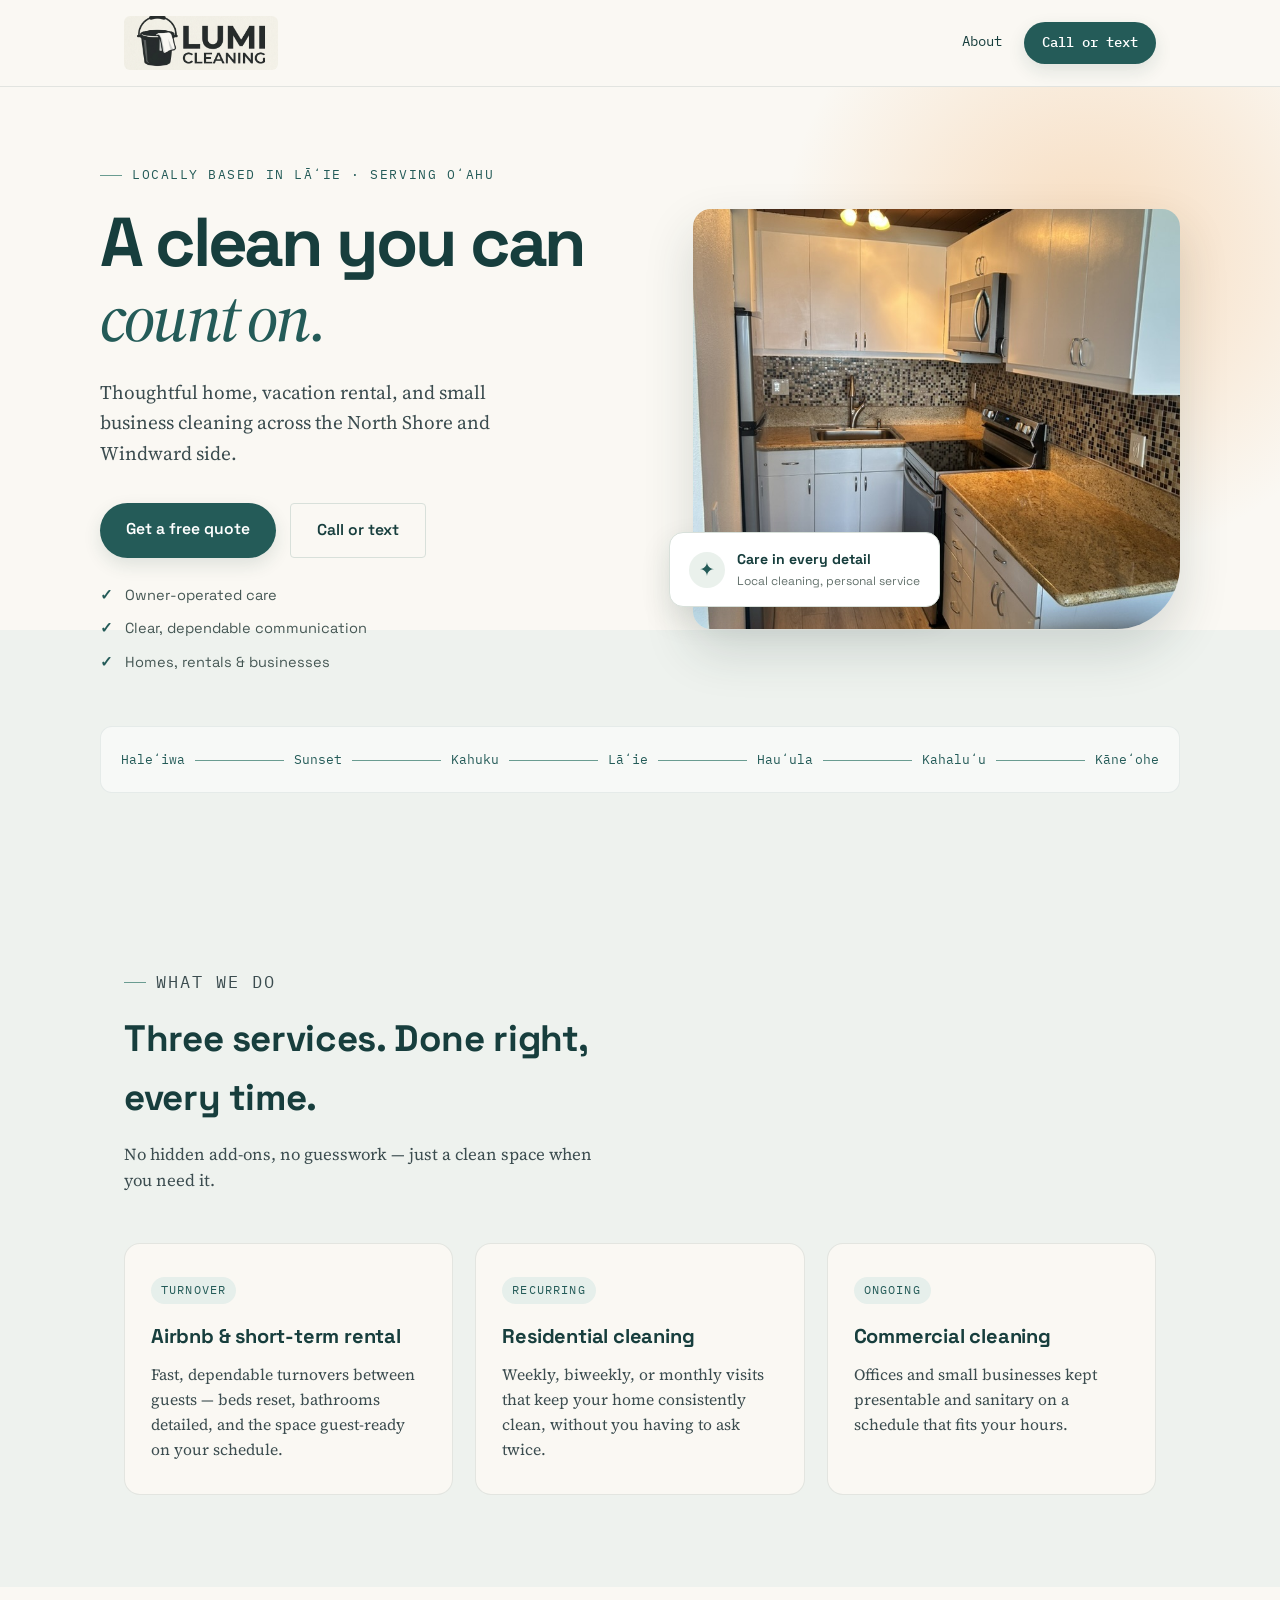
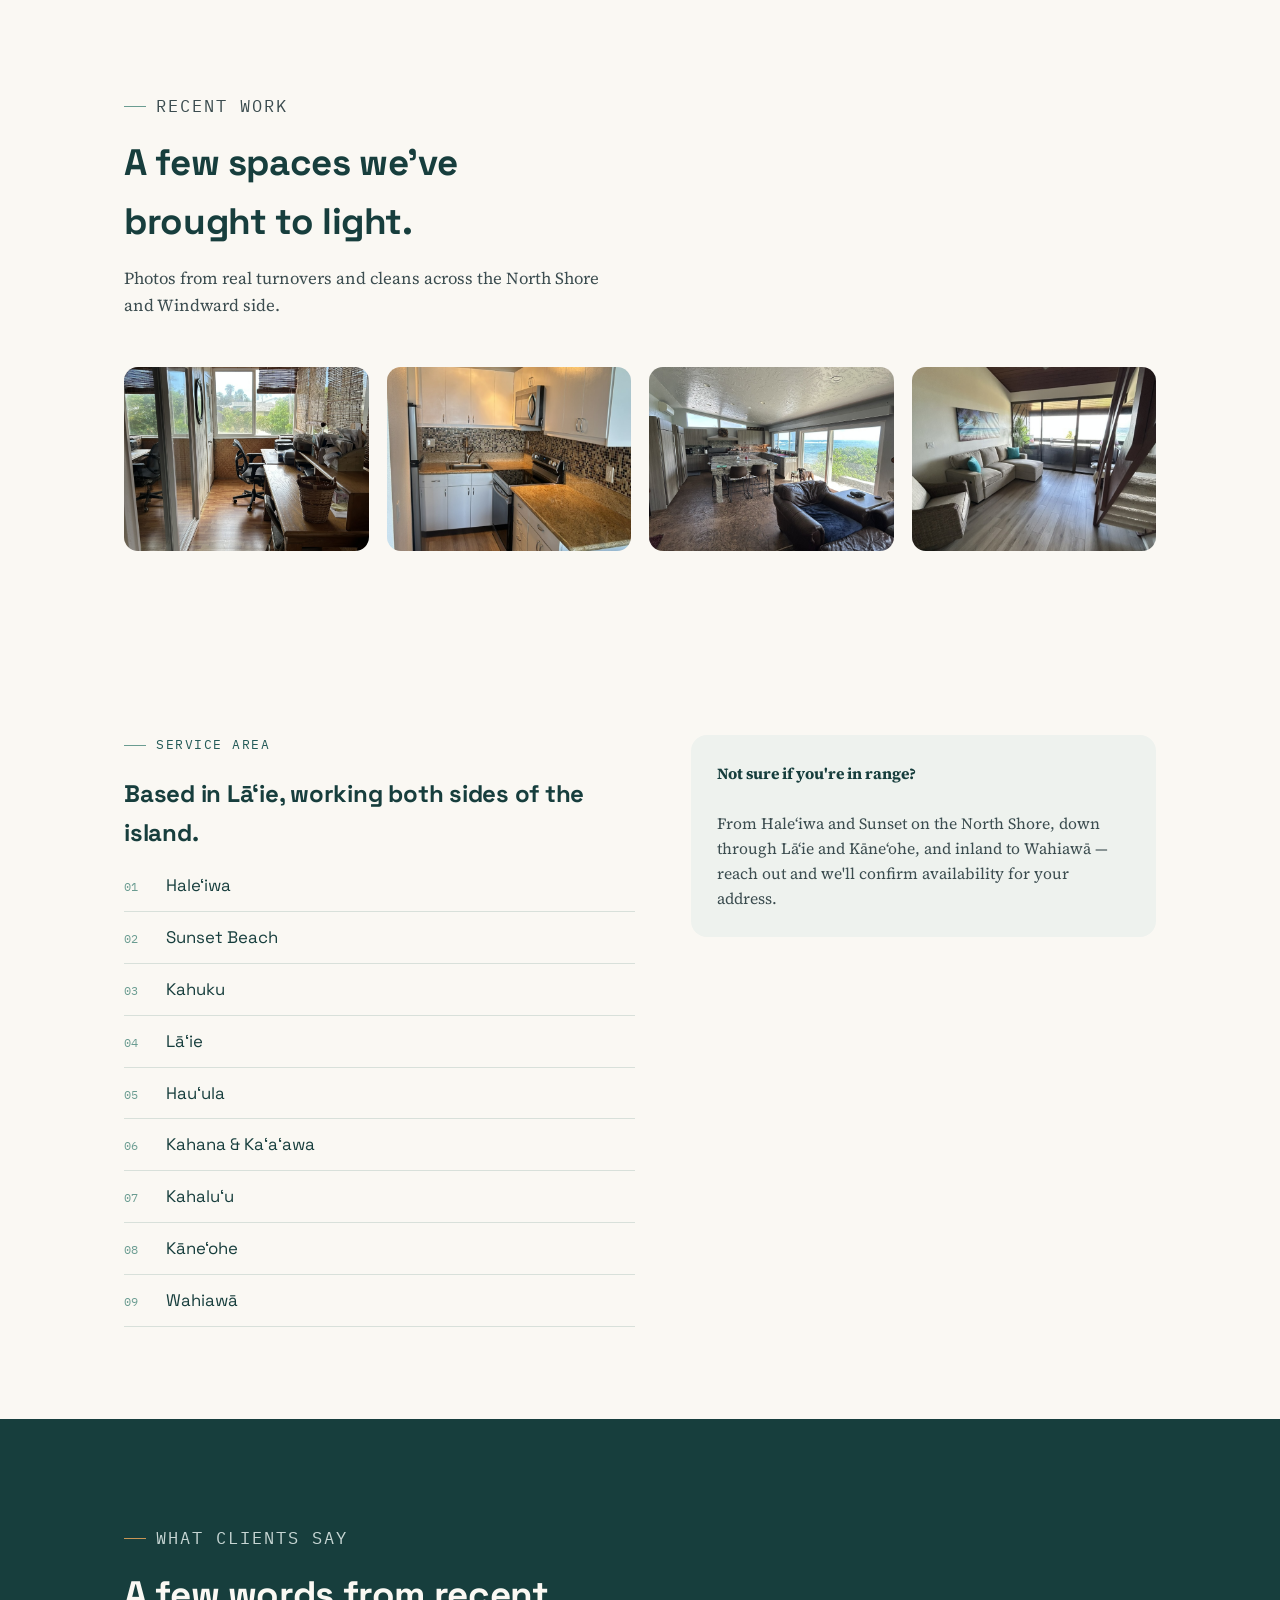
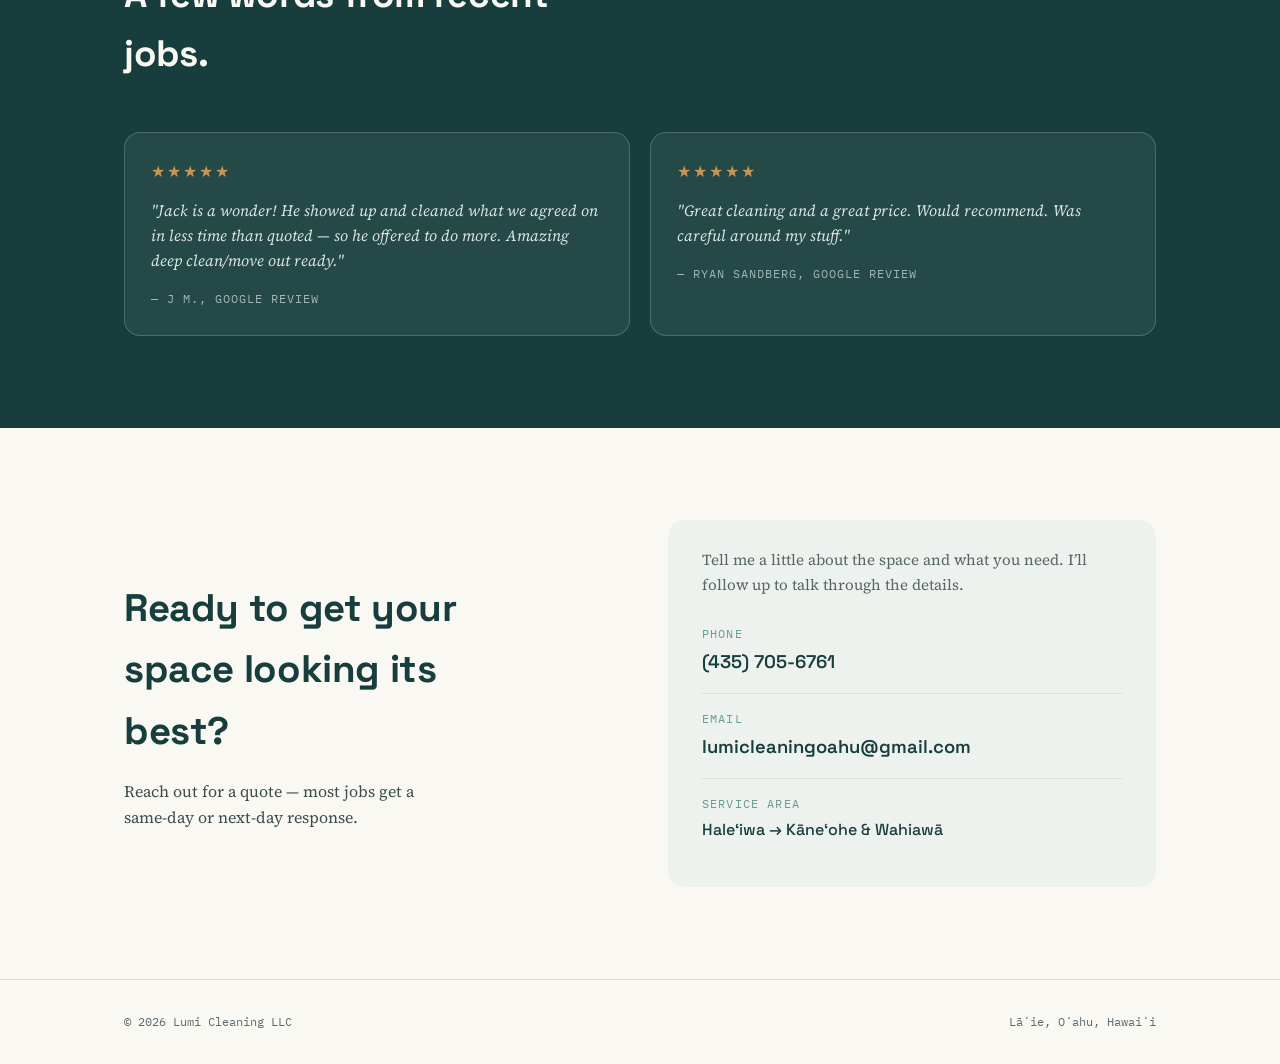
<file: index.html>
<!DOCTYPE html>
<html lang="en">
<head>
<meta charset="UTF-8">
<meta name="viewport" content="width=device-width, initial-scale=1.0">
<title>Lumi Cleaning LLC — Haleʻiwa to Kāneʻohe &amp; Wahiawā</title>
<meta name="description" content="Lumi Cleaning LLC provides Airbnb/short-term rental turnover, recurring residential cleaning, and commercial cleaning across Oʻahu's North Shore, Windward side, and Wahiawā.">
<link rel="preconnect" href="https://fonts.googleapis.com">
<link rel="preconnect" href="https://fonts.gstatic.com" crossorigin>
<link href="https://fonts.googleapis.com/css2?family=Space+Grotesk:wght@400;500;600;700&family=Source+Serif+4:opsz,wght@8..60,400;8..60,500;8..60,600&family=IBM+Plex+Mono:wght@400;500&display=swap" rel="stylesheet">
<link rel="stylesheet" href="style.css">
</head>
<body>

<a class="skip-link" href="#main">Skip to content</a>

<header class="site">
  <div class="topbar">
    <a class="brand" href="#top">
      <img class="brand-logo" src="assets/lumi-logo.jpeg" alt="Lumi Cleaning LLC">
    </a>
    <nav class="top-nav">
      <a href="about.html">About</a>
      <a class="call-btn" href="tel:+14357056761">Call or text</a>
    </nav>
  </div>
</header>

<main id="main">

  <section class="hero" id="top">
    <div class="hero-inner">
      <div class="hero-copy">
        <p class="eyebrow">Locally based in Lāʻie · Serving Oʻahu</p>
        <h1>A clean you can <em>count on.</em></h1>
        <p class="lead">Thoughtful home, vacation rental, and small business cleaning across the North Shore and Windward side.</p>
        <div class="hero-ctas">
          <a class="btn-primary" href="mailto:lumicleaningoahu@gmail.com?subject=Quote%20request%20-%20Lumi%20Cleaning">Get a free quote</a>
          <a class="btn-secondary" href="tel:+14357056761">Call or text</a>
        </div>
        <div class="trust-points" aria-label="Why choose Lumi Cleaning">
          <span><b aria-hidden="true">✓</b> Owner-operated care</span>
          <span><b aria-hidden="true">✓</b> Clear, dependable communication</span>
          <span><b aria-hidden="true">✓</b> Homes, rentals &amp; businesses</span>
        </div>
      </div>
      <div class="hero-photo-wrap">
        <img class="hero-photo" src="clean5.jpg" alt="A recent Lumi Cleaning project">
        <div class="photo-note"><span class="photo-note-mark">✦</span><span><strong>Care in every detail</strong><small>Local cleaning, personal service</small></span></div>
      </div>
      <div class="coastline" aria-hidden="true">
        <span class="stop">Haleʻiwa</span><span class="seg"></span>
        <span class="stop">Sunset</span><span class="seg"></span>
        <span class="stop">Kahuku</span><span class="seg"></span>
        <span class="stop">Lāʻie</span><span class="seg"></span>
        <span class="stop">Hauʻula</span><span class="seg"></span>
        <span class="stop">Kahaluʻu</span><span class="seg"></span>
        <span class="stop">Kāneʻohe</span>
      </div>
    </div>
  </section>

  <section class="services" id="services">
    <div class="wrap">
      <div class="section-head">
        <p class="eyebrow">What we do</p>
        <h2>Three services. Done right, every time.</h2>
        <p>No hidden add-ons, no guesswork — just a clean space when you need it.</p>
      </div>
      <div class="service-grid">
        <div class="service-card">
          <span class="tag">Turnover</span>
          <h3>Airbnb &amp; short-term rental</h3>
          <p>Fast, dependable turnovers between guests — beds reset, bathrooms detailed, and the space guest-ready on your schedule.</p>
        </div>
        <div class="service-card">
          <span class="tag">Recurring</span>
          <h3>Residential cleaning</h3>
          <p>Weekly, biweekly, or monthly visits that keep your home consistently clean, without you having to ask twice.</p>
        </div>
        <div class="service-card">
          <span class="tag">Ongoing</span>
          <h3>Commercial cleaning</h3>
          <p>Offices and small businesses kept presentable and sanitary on a schedule that fits your hours.</p>
        </div>
      </div>
    </div>
  </section>

  <!--
    RECENT WORK GALLERY
    These are placeholder slots — swap them for real photos of your cleans.
    To add a photo:
      1. Put your image file in an "images" folder next to this HTML file
         (e.g. images/clean-1.jpg)
      2. Replace a <div class="gallery-placeholder">...</div> block below with:
         <img class="gallery-photo" src="images/clean-1.jpg"> alt="Describe the space here">
    You can add or remove blocks freely — the grid adjusts automatically.
  -->
  <section class="gallery" id="work">
    <div class="wrap">
      <div class="section-head">
        <p class="eyebrow">Recent work</p>
        <h2>A few spaces we've brought to light.</h2>
        <p>Photos from real turnovers and cleans across the North Shore and Windward side.</p>
      </div>
      <div class="gallery-grid">
        <img class="gallery-photo" src="clean1.jpg" alt="A home interior before cleaning">
        <img class="gallery-photo" src="clean5.jpg" alt="A recently cleaned living space">
        <img class="gallery-photo" src="clean3.jpg" alt="A kitchen cleaned by Lumi Cleaning">
        <img class="gallery-photo" src="clean4.jpg" alt="A recent residential cleaning project">
      </div>
    </div>
  </section>

  <section class="area" id="area">
    <div class="wrap">
      <div>
        <p class="eyebrow">Service area</p>
        <h2>Based in Lāʻie, working both sides of the island.</h2>
        <ul class="area-list">
          <li><span class="mono">01</span> Haleʻiwa</li>
          <li><span class="mono">02</span> Sunset Beach</li>
          <li><span class="mono">03</span> Kahuku</li>
          <li><span class="mono">04</span> Lāʻie</li>
          <li><span class="mono">05</span> Hauʻula</li>
          <li><span class="mono">06</span> Kahana &amp; Kaʻaʻawa</li>
          <li><span class="mono">07</span> Kahaluʻu</li>
          <li><span class="mono">08</span> Kāneʻohe</li>
          <li><span class="mono">09</span> Wahiawā</li>
        </ul>
      </div>
      <div class="area-note">
        <strong>Not sure if you're in range?</strong><br><br>
        From Haleʻiwa and Sunset on the North Shore, down through Lāʻie and Kāneʻohe, and inland to Wahiawā — reach out and we'll confirm availability for your address.
      </div>
    </div>
  </section>

  <section class="reviews" id="reviews">
    <div class="wrap">
      <div class="section-head">
        <p class="eyebrow">What clients say</p>
        <h2>A few words from recent jobs.</h2>
      </div>
      <div class="review-grid">
        <div class="review-card">
          <div class="stars" aria-label="5 out of 5 stars">★★★★★</div>
          <p class="quote">"Jack is a wonder! He showed up and cleaned what we agreed on in less time than quoted — so he offered to do more. Amazing deep clean/move out ready."</p>
          <p class="who">— J M., Google review</p>
        </div>
        <div class="review-card">
          <div class="stars" aria-label="5 out of 5 stars">★★★★★</div>
          <p class="quote">"Great cleaning and a great price. Would recommend. Was careful around my stuff."</p>
          <p class="who">— Ryan Sandberg, Google review</p>
        </div>
      </div>
    </div>
  </section>

  <section class="contact" id="contact">
    <div class="wrap">
      <div>
        <h2>Ready to get your space looking its best?</h2>
        <p class="lead">Reach out for a quote — most jobs get a same-day or next-day response.</p>
      </div>
        <div class="contact-card">
        <p class="contact-prompt">Tell me a little about the space and what you need. I’ll follow up to talk through the details.</p>
        <div class="contact-row">
          <span class="label">Phone</span>
          <a href="tel:+14357056761">(435) 705-6761</a>
        </div>
        <div class="contact-row">
          <span class="label">Email</span>
          <a href="mailto:lumicleaningoahu@gmail.com">lumicleaningoahu@gmail.com</a>
        </div>
        <div class="contact-row">
          <span class="label">Service area</span>
          <a href="#area" style="font-weight:500;font-size:1rem;">Haleʻiwa → Kāneʻohe &amp; Wahiawā</a>
        </div>
      </div>
    </div>
  </section>

</main>

<footer>
  <div class="wrap">
    <p>© <span id="year"></span> Lumi Cleaning LLC</p>
    <p>Lāʻie, Oʻahu, Hawaiʻi</p>
  </div>
</footer>

<script src="script.js"></script>

</body>
</html>
</file>
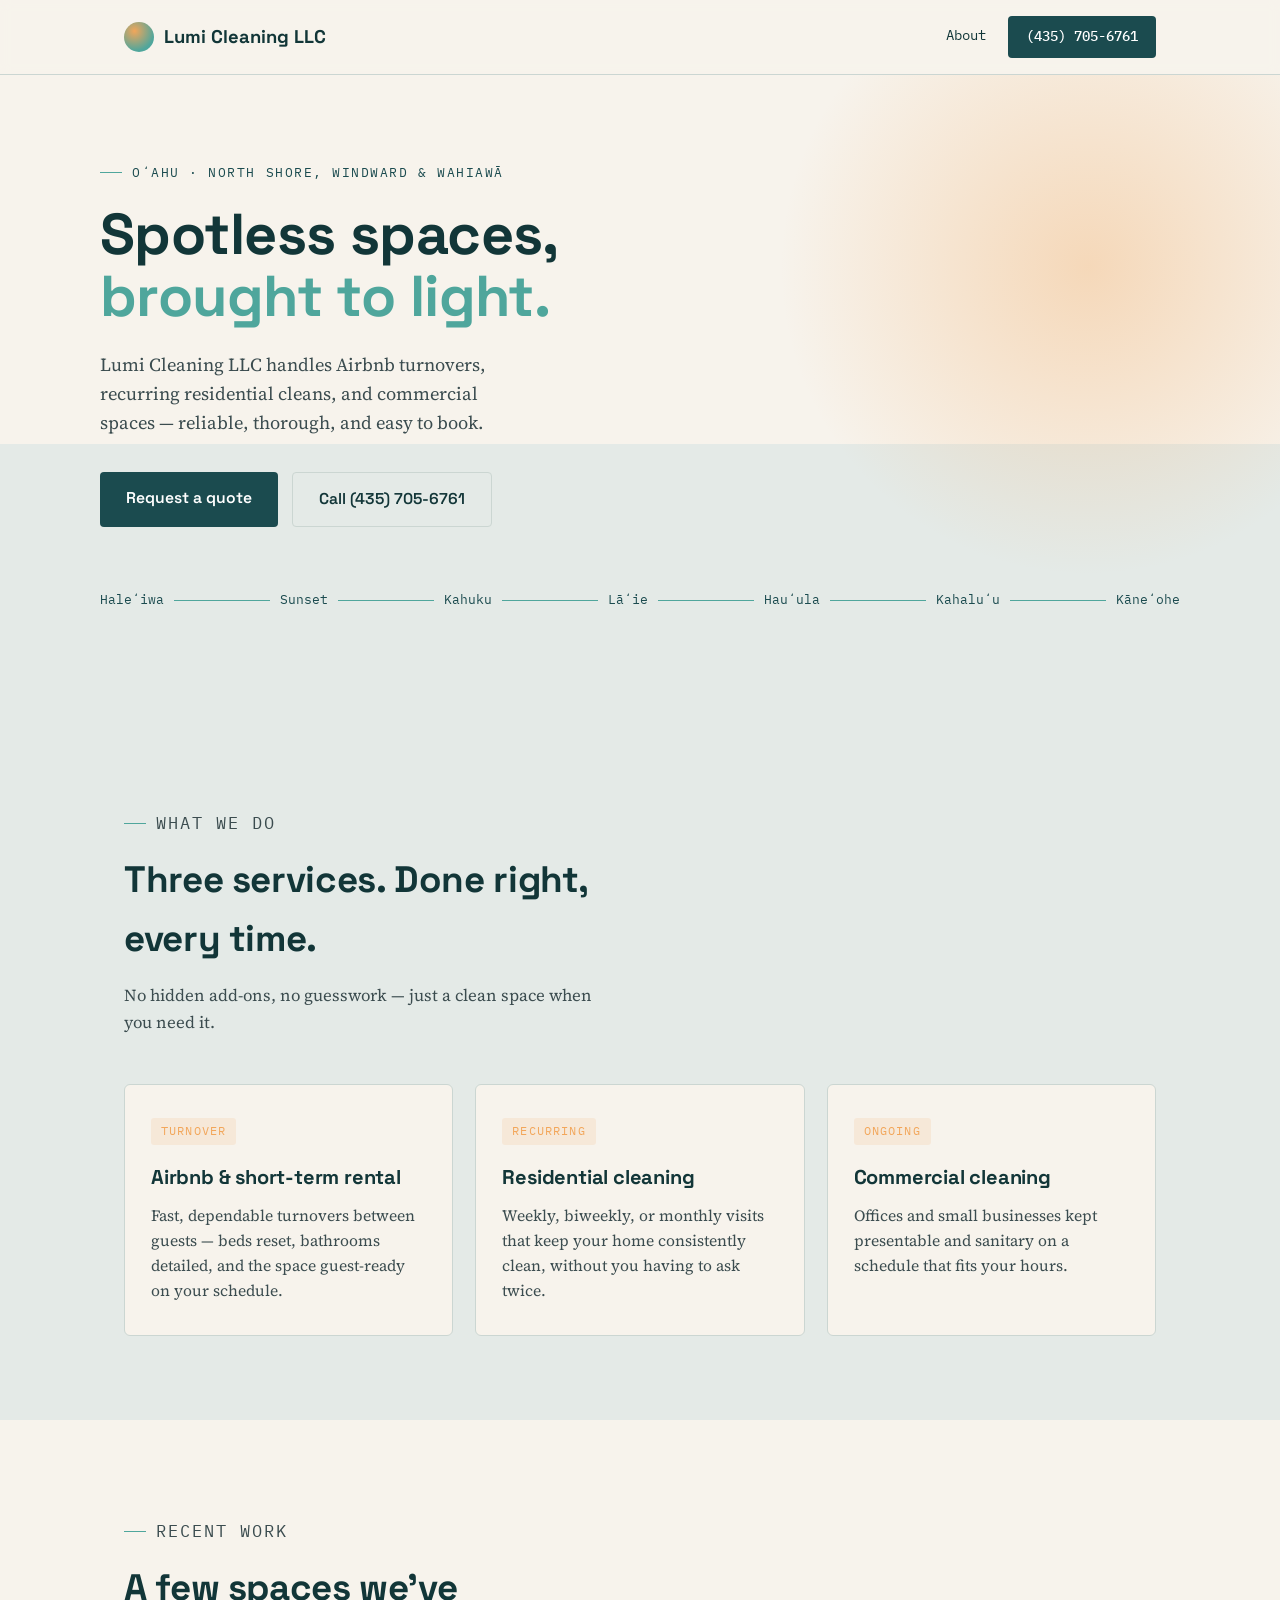
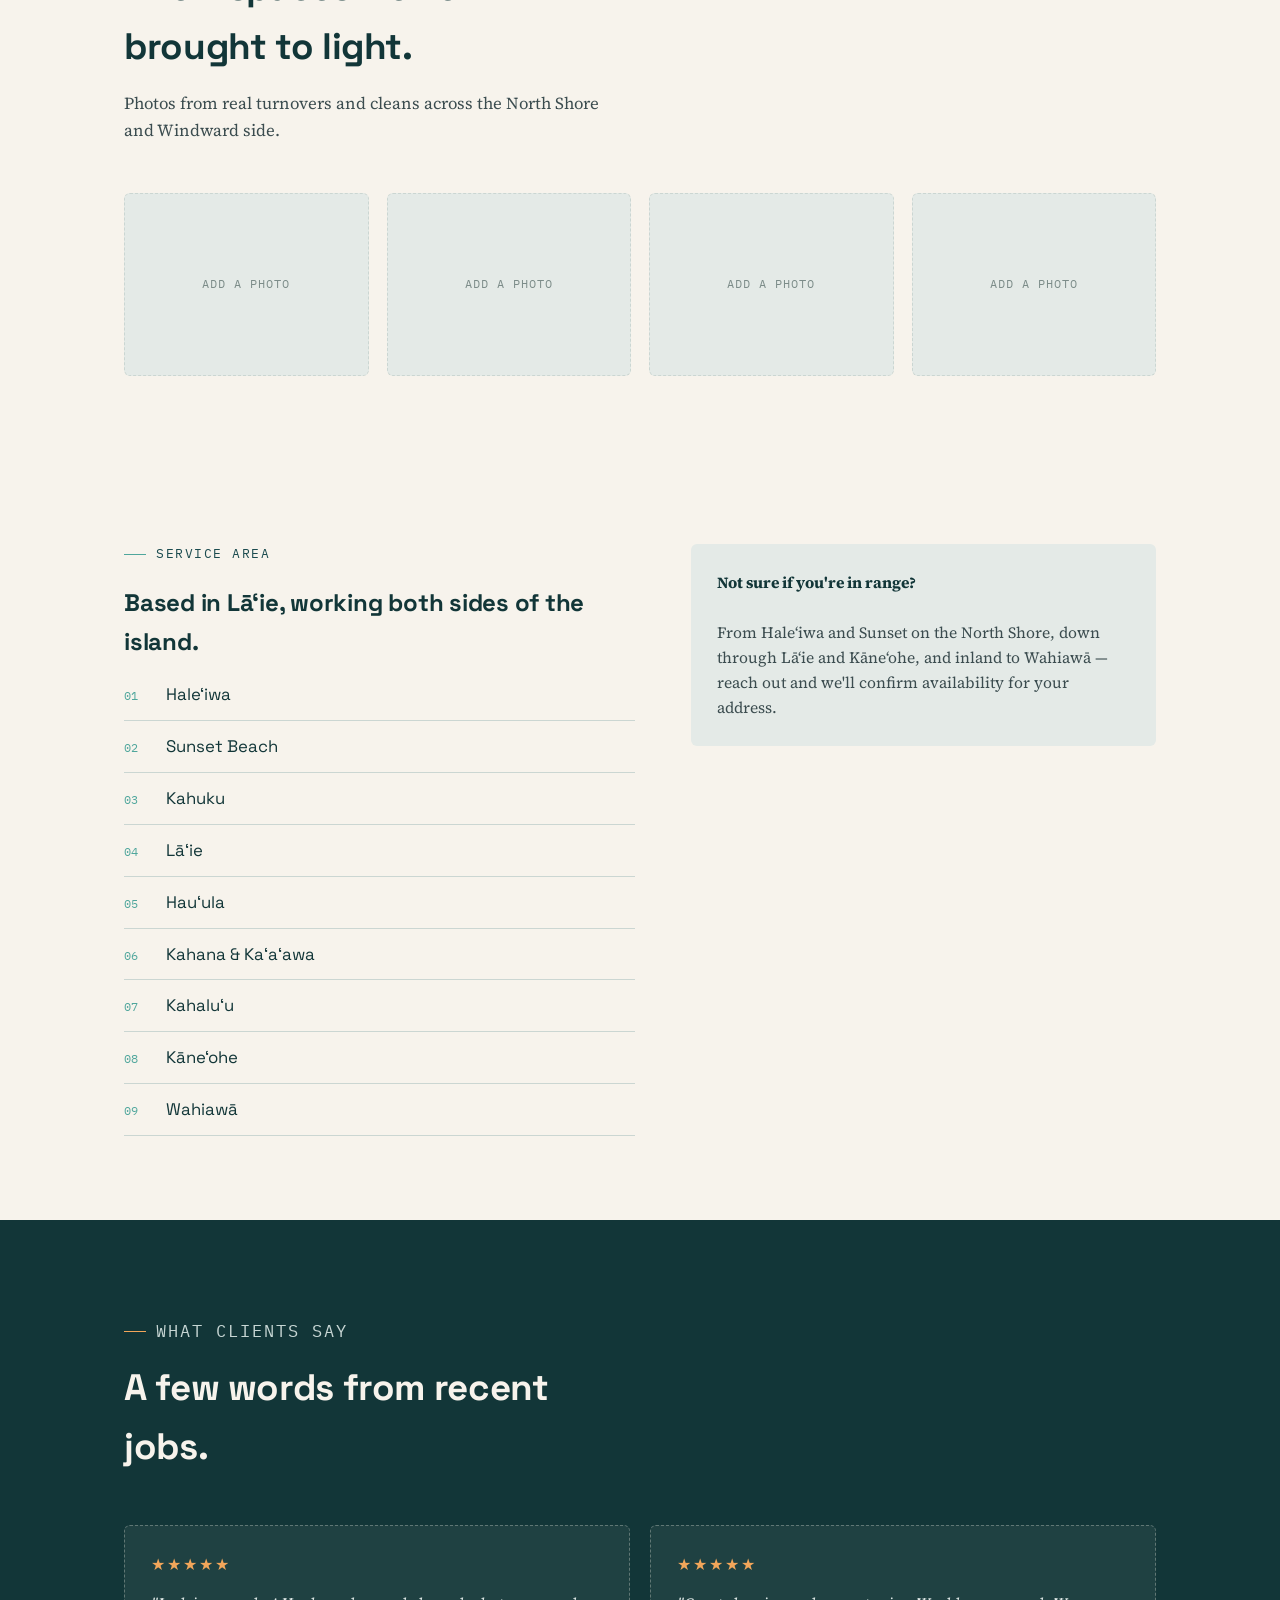
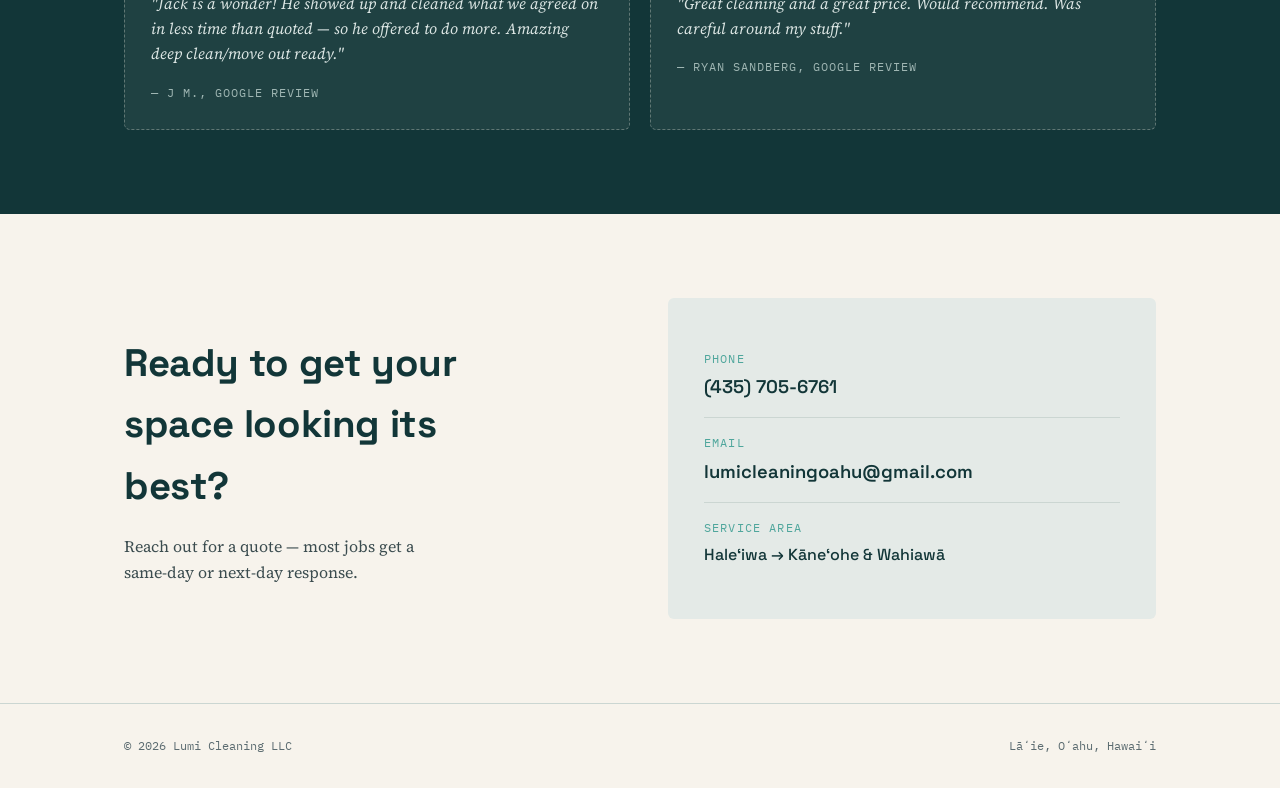
<file: LumiCleaning/index.html>
<!DOCTYPE html>
<html lang="en">
<head>
<meta charset="UTF-8">
<meta name="viewport" content="width=device-width, initial-scale=1.0">
<title>Lumi Cleaning LLC — Haleʻiwa to Kāneʻohe &amp; Wahiawā</title>
<meta name="description" content="Lumi Cleaning LLC provides Airbnb/short-term rental turnover, recurring residential cleaning, and commercial cleaning across Oʻahu's North Shore, Windward side, and Wahiawā.">
<link rel="preconnect" href="https://fonts.googleapis.com">
<link rel="preconnect" href="https://fonts.gstatic.com" crossorigin>
<link href="https://fonts.googleapis.com/css2?family=Space+Grotesk:wght@400;500;600;700&family=Source+Serif+4:opsz,wght@8..60,400;8..60,500;8..60,600&family=IBM+Plex+Mono:wght@400;500&display=swap" rel="stylesheet">
<link rel="stylesheet" href="style.css">
</head>
<body>

<a class="skip-link" href="#main">Skip to content</a>

<header class="site">
  <div class="topbar">
    <a class="brand" href="#top">
      <span class="brand-mark" aria-hidden="true"></span>
      Lumi Cleaning LLC
    </a>
    <nav class="top-nav">
      <a href="about.html">About</a>
      <a class="call-btn" href="tel:+14357056761">(435) 705-6761</a>
    </nav>
  </div>
</header>

<main id="main">

  <section class="hero" id="top">
    <div class="hero-inner">
      <p class="eyebrow">Oʻahu · North Shore, Windward &amp; Wahiawā</p>
      <h1>Spotless spaces, <em>brought to light.</em></h1>
      <p class="lead">Lumi Cleaning LLC handles Airbnb turnovers, recurring residential cleans, and commercial spaces — reliable, thorough, and easy to book.</p>
      <div class="hero-ctas">
        <a class="btn-primary" href="mailto:lumicleaningoahu@gmail.com?subject=Quote%20request%20-%20Lumi%20Cleaning">Request a quote</a>
        <a class="btn-secondary" href="tel:+14357056761">Call (435) 705-6761</a>
      </div>
      <div class="coastline" aria-hidden="true">
        <span class="stop">Haleʻiwa</span><span class="seg"></span>
        <span class="stop">Sunset</span><span class="seg"></span>
        <span class="stop">Kahuku</span><span class="seg"></span>
        <span class="stop">Lāʻie</span><span class="seg"></span>
        <span class="stop">Hauʻula</span><span class="seg"></span>
        <span class="stop">Kahaluʻu</span><span class="seg"></span>
        <span class="stop">Kāneʻohe</span>
      </div>
    </div>
  </section>

  <section class="services" id="services">
    <div class="wrap">
      <div class="section-head">
        <p class="eyebrow">What we do</p>
        <h2>Three services. Done right, every time.</h2>
        <p>No hidden add-ons, no guesswork — just a clean space when you need it.</p>
      </div>
      <div class="service-grid">
        <div class="service-card">
          <span class="tag">Turnover</span>
          <h3>Airbnb &amp; short-term rental</h3>
          <p>Fast, dependable turnovers between guests — beds reset, bathrooms detailed, and the space guest-ready on your schedule.</p>
        </div>
        <div class="service-card">
          <span class="tag">Recurring</span>
          <h3>Residential cleaning</h3>
          <p>Weekly, biweekly, or monthly visits that keep your home consistently clean, without you having to ask twice.</p>
        </div>
        <div class="service-card">
          <span class="tag">Ongoing</span>
          <h3>Commercial cleaning</h3>
          <p>Offices and small businesses kept presentable and sanitary on a schedule that fits your hours.</p>
        </div>
      </div>
    </div>
  </section>

  <!--
    RECENT WORK GALLERY
    These are placeholder slots — swap them for real photos of your cleans.
    To add a photo:
      1. Put your image file in an "images" folder next to this HTML file
         (e.g. images/clean-1.jpg)
      2. Replace a <div class="gallery-placeholder">...</div> block below with:
         <img class="gallery-photo" src="images/clean-1.jpg" alt="Describe the space here">
    You can add or remove blocks freely — the grid adjusts automatically.
  -->
  <section class="gallery" id="work">
    <div class="wrap">
      <div class="section-head">
        <p class="eyebrow">Recent work</p>
        <h2>A few spaces we've brought to light.</h2>
        <p>Photos from real turnovers and cleans across the North Shore and Windward side.</p>
      </div>
      <div class="gallery-grid">
        <div class="gallery-placeholder"><span>Add a photo</span></div>
        <div class="gallery-placeholder"><span>Add a photo</span></div>
        <div class="gallery-placeholder"><span>Add a photo</span></div>
        <div class="gallery-placeholder"><span>Add a photo</span></div>
      </div>
    </div>
  </section>

  <section class="area" id="area">
    <div class="wrap">
      <div>
        <p class="eyebrow">Service area</p>
        <h2>Based in Lāʻie, working both sides of the island.</h2>
        <ul class="area-list">
          <li><span class="mono">01</span> Haleʻiwa</li>
          <li><span class="mono">02</span> Sunset Beach</li>
          <li><span class="mono">03</span> Kahuku</li>
          <li><span class="mono">04</span> Lāʻie</li>
          <li><span class="mono">05</span> Hauʻula</li>
          <li><span class="mono">06</span> Kahana &amp; Kaʻaʻawa</li>
          <li><span class="mono">07</span> Kahaluʻu</li>
          <li><span class="mono">08</span> Kāneʻohe</li>
          <li><span class="mono">09</span> Wahiawā</li>
        </ul>
      </div>
      <div class="area-note">
        <strong>Not sure if you're in range?</strong><br><br>
        From Haleʻiwa and Sunset on the North Shore, down through Lāʻie and Kāneʻohe, and inland to Wahiawā — reach out and we'll confirm availability for your address.
      </div>
    </div>
  </section>

  <section class="reviews" id="reviews">
    <div class="wrap">
      <div class="section-head">
        <p class="eyebrow">What clients say</p>
        <h2>A few words from recent jobs.</h2>
      </div>
      <div class="review-grid">
        <div class="review-card">
          <div class="stars" aria-label="5 out of 5 stars">★★★★★</div>
          <p class="quote">"Jack is a wonder! He showed up and cleaned what we agreed on in less time than quoted — so he offered to do more. Amazing deep clean/move out ready."</p>
          <p class="who">— J M., Google review</p>
        </div>
        <div class="review-card">
          <div class="stars" aria-label="5 out of 5 stars">★★★★★</div>
          <p class="quote">"Great cleaning and a great price. Would recommend. Was careful around my stuff."</p>
          <p class="who">— Ryan Sandberg, Google review</p>
        </div>
      </div>
    </div>
  </section>

  <section class="contact" id="contact">
    <div class="wrap">
      <div>
        <h2>Ready to get your space looking its best?</h2>
        <p class="lead">Reach out for a quote — most jobs get a same-day or next-day response.</p>
      </div>
      <div class="contact-card">
        <div class="contact-row">
          <span class="label">Phone</span>
          <a href="tel:+14357056761">(435) 705-6761</a>
        </div>
        <div class="contact-row">
          <span class="label">Email</span>
          <a href="mailto:lumicleaningoahu@gmail.com">lumicleaningoahu@gmail.com</a>
        </div>
        <div class="contact-row">
          <span class="label">Service area</span>
          <a href="#area" style="font-weight:500;font-size:1rem;">Haleʻiwa → Kāneʻohe &amp; Wahiawā</a>
        </div>
      </div>
    </div>
  </section>

</main>

<footer>
  <div class="wrap">
    <p>© <span id="year"></span> Lumi Cleaning LLC</p>
    <p>Lāʻie, Oʻahu, Hawaiʻi</p>
  </div>
</footer>

<script src="script.js"></script>

</body>
</html>
</file>
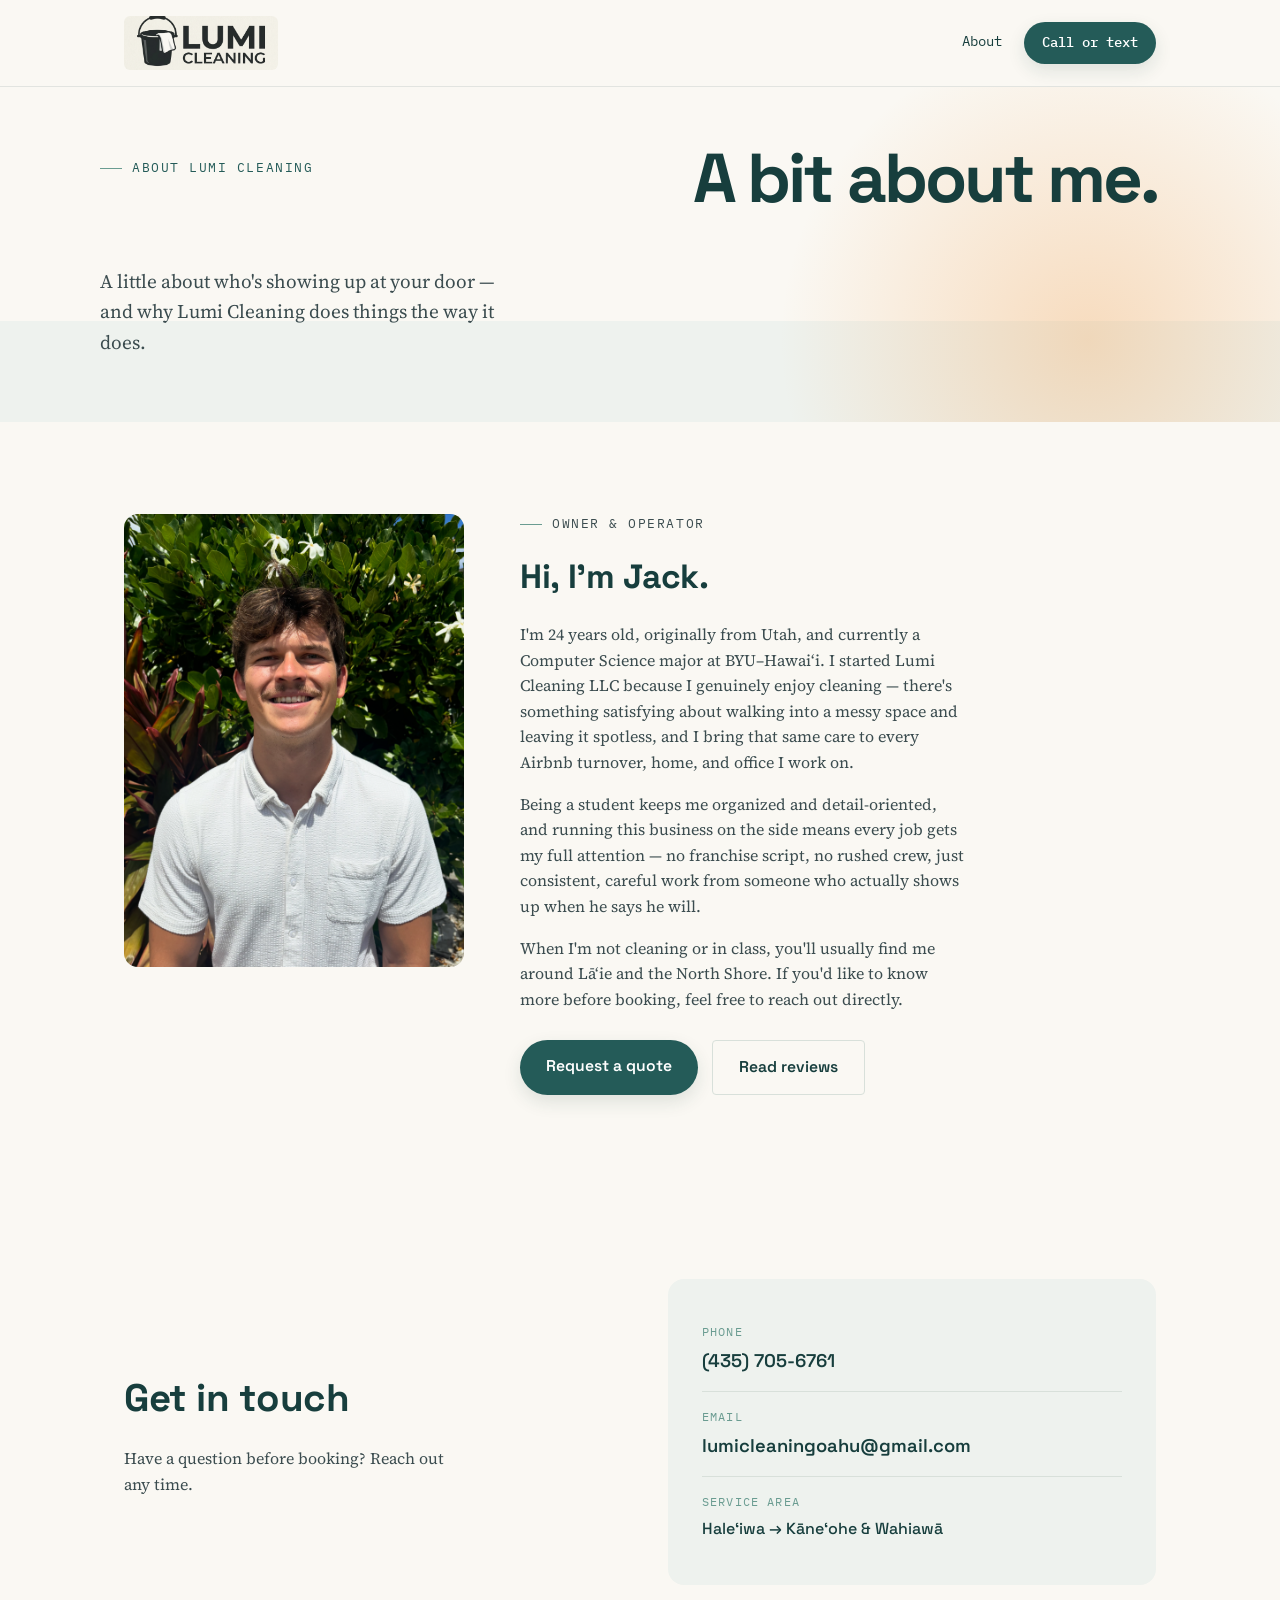
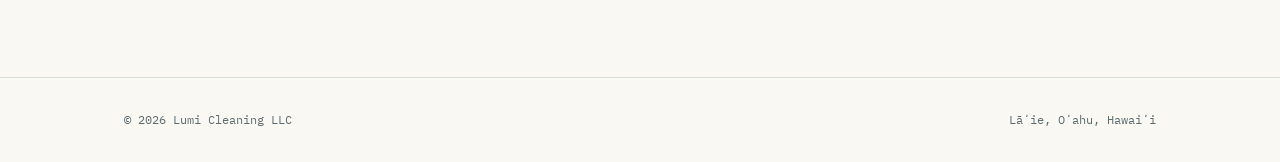
<file: about.html>
<!DOCTYPE html>
<html lang="en">
<head>
<meta charset="UTF-8">
<meta name="viewport" content="width=device-width, initial-scale=1.0">
<title>About — Lumi Cleaning LLC</title>
<meta name="description" content="Meet the owner of Lumi Cleaning LLC, serving Oʻahu's North Shore, Windward side, and Wahiawā.">
<link rel="preconnect" href="https://fonts.googleapis.com">
<link rel="preconnect" href="https://fonts.gstatic.com" crossorigin>
<link href="https://fonts.googleapis.com/css2?family=Space+Grotesk:wght@400;500;600;700&family=Source+Serif+4:opsz,wght@8..60,400;8..60,500;8..60,600&family=IBM+Plex+Mono:wght@400;500&display=swap" rel="stylesheet">
<link rel="stylesheet" href="style.css">
</head>
<body>

<a class="skip-link" href="#main">Skip to content</a>

<header class="site">
  <div class="topbar">
    <a class="brand" href="index.html">
      <img class="brand-logo" src="assets/lumi-logo.jpeg" alt="Lumi Cleaning LLC">
    </a>
    <nav class="top-nav">
      <a href="about.html">About</a>
      <a class="call-btn" href="tel:+14357056761">Call or text</a>
    </nav>
  </div>
</header>

<main id="main">

  <section class="hero" id="top" style="padding-bottom:64px;">
    <div class="hero-inner">
      <p class="eyebrow">About Lumi Cleaning</p>
      <h1 style="max-width:18ch;">A bit about me.</h1>
      <p class="lead">A little about who's showing up at your door — and why Lumi Cleaning does things the way it does.</p>
    </div>
  </section>

  <section class="about-body" id="story">
    <div class="wrap about-grid">
      <img class="gallery-photo profile-photo" src="lumiowner.jpg" alt="Photo of Jack, owner of Lumi Cleaning LLC">
      <div class="about-copy">
        <p class="eyebrow">Owner &amp; operator</p>
        <h2>Hi, I'm Jack.</h2>
        <p>
          I'm 24 years old, originally from Utah, and currently a Computer
          Science major at BYU–Hawaiʻi. I started Lumi Cleaning LLC because
          I genuinely enjoy cleaning — there's something satisfying about
          walking into a messy space and leaving it spotless, and I bring
          that same care to every Airbnb turnover, home, and office I work on.
        </p>
        <p>
          Being a student keeps me organized and detail-oriented, and running
          this business on the side means every job gets my full attention —
          no franchise script, no rushed crew, just consistent, careful work
          from someone who actually shows up when he says he will.
        </p>
        <p>
          When I'm not cleaning or in class, you'll usually find me around
          Lāʻie and the North Shore. If you'd like to know more before booking,
          feel free to reach out directly.
        </p>
        <div class="hero-ctas" style="margin-top:28px;">
          <a class="btn-primary" href="mailto:lumicleaningoahu@gmail.com?subject=Quote%20request%20-%20Lumi%20Cleaning">Request a quote</a>
          <a class="btn-secondary" href="index.html#reviews">Read reviews</a>
        </div>
      </div>
    </div>
  </section>

  <section class="contact" id="contact">
    <div class="wrap">
      <div>
        <h2>Get in touch</h2>
        <p class="lead">Have a question before booking? Reach out any time.</p>
      </div>
      <div class="contact-card">
        <div class="contact-row">
          <span class="label">Phone</span>
          <a href="tel:+14357056761">(435) 705-6761</a>
        </div>
        <div class="contact-row">
          <span class="label">Email</span>
          <a href="mailto:lumicleaningoahu@gmail.com">lumicleaningoahu@gmail.com</a>
        </div>
        <div class="contact-row">
          <span class="label">Service area</span>
          <a href="index.html#area" style="font-weight:500;font-size:1rem;">Haleʻiwa → Kāneʻohe &amp; Wahiawā</a>
        </div>
      </div>
    </div>
  </section>

</main>

<footer>
  <div class="wrap">
    <p>© <span id="year"></span> Lumi Cleaning LLC</p>
    <p>Lāʻie, Oʻahu, Hawaiʻi</p>
  </div>
</footer>

<script src="script.js"></script>

</body>
</html>
</file>
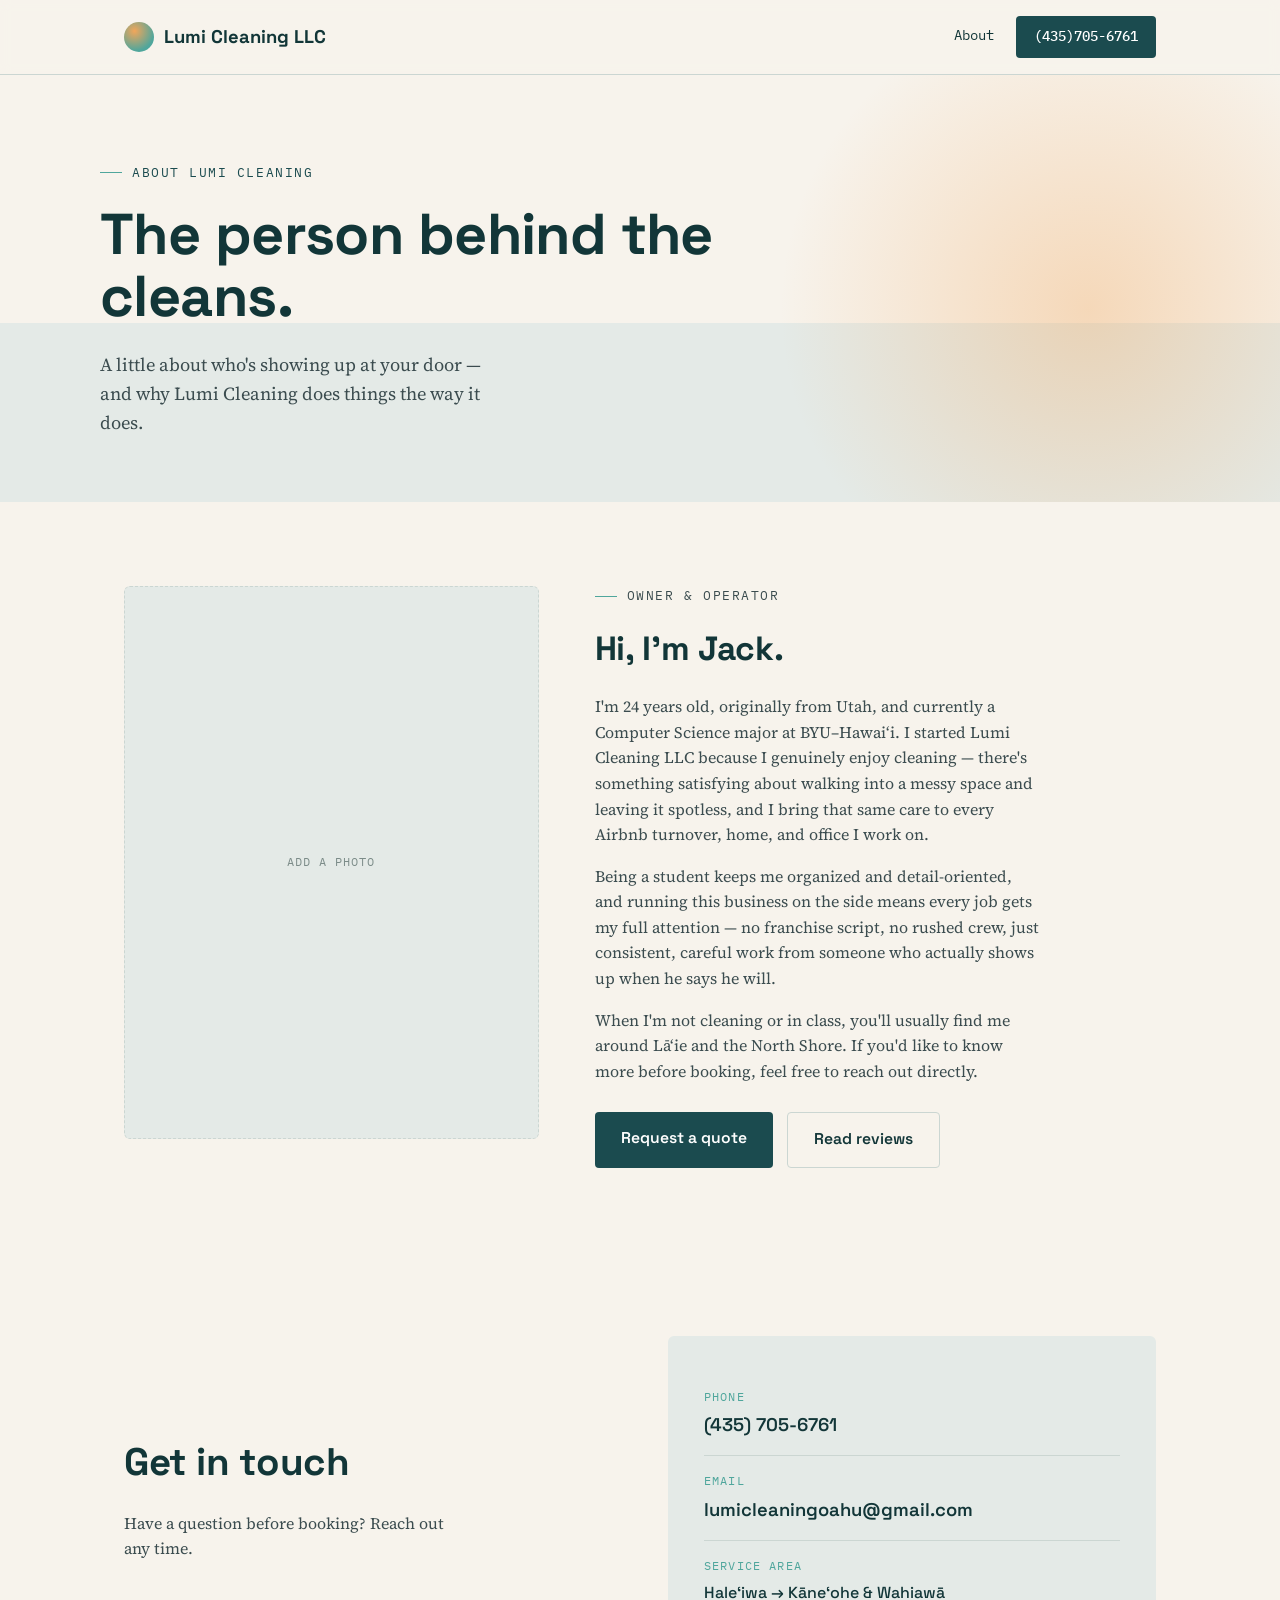
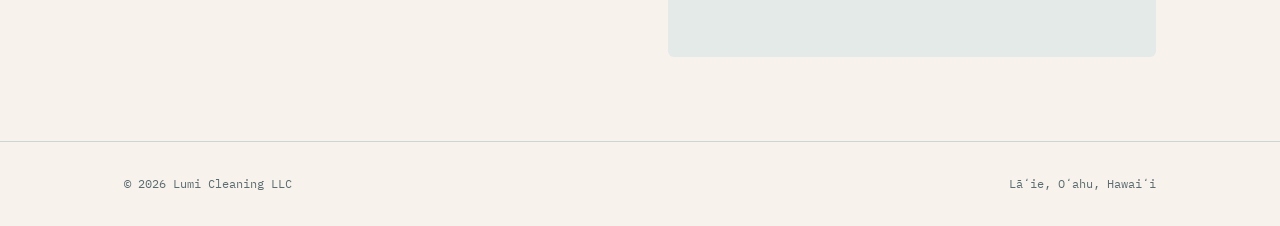
<file: LumiCleaning/about.html>
<!DOCTYPE html>
<html lang="en">
<head>
<meta charset="UTF-8">
<meta name="viewport" content="width=device-width, initial-scale=1.0">
<title>About — Lumi Cleaning LLC</title>
<meta name="description" content="Meet the owner of Lumi Cleaning LLC, serving Oʻahu's North Shore, Windward side, and Wahiawā.">
<link rel="preconnect" href="https://fonts.googleapis.com">
<link rel="preconnect" href="https://fonts.gstatic.com" crossorigin>
<link href="https://fonts.googleapis.com/css2?family=Space+Grotesk:wght@400;500;600;700&family=Source+Serif+4:opsz,wght@8..60,400;8..60,500;8..60,600&family=IBM+Plex+Mono:wght@400;500&display=swap" rel="stylesheet">
<link rel="stylesheet" href="style.css">
</head>
<body>

<a class="skip-link" href="#main">Skip to content</a>

<header class="site">
  <div class="topbar">
    <a class="brand" href="index.html">
      <span class="brand-mark" aria-hidden="true"></span>
      Lumi Cleaning LLC
    </a>
    <nav class="top-nav">
      <a href="about.html">About</a>
      <a class="call-btn" href="tel:+14357056761">(435)705-6761</a>
    </nav>
  </div>
</header>

<main id="main">

  <section class="hero" id="top" style="padding-bottom:64px;">
    <div class="hero-inner">
      <p class="eyebrow">About Lumi Cleaning</p>
      <h1 style="max-width:18ch;">The person behind the cleans.</h1>
      <p class="lead">A little about who's showing up at your door — and why Lumi Cleaning does things the way it does.</p>
    </div>
  </section>

  <!--
    PROFILE PHOTO
    Replace the placeholder below with a real photo of yourself once you have one:
      1. Add your photo to an "images" folder next to this file (e.g. images/jack.jpg)
      2. Replace <div class="gallery-placeholder profile-photo">...</div> with:
         <img class="gallery-photo profile-photo" src="images/jack.jpg" alt="Photo of Jack, owner of Lumi Cleaning LLC">
  -->
  <section class="about-body" id="story">
    <div class="wrap about-grid">
      <div class="gallery-placeholder profile-photo"><span>Add a photo</span></div>
      <div class="about-copy">
        <p class="eyebrow">Owner &amp; operator</p>
        <h2>Hi, I'm Jack.</h2>
        <p>
          I'm 24 years old, originally from Utah, and currently a Computer
          Science major at BYU–Hawaiʻi. I started Lumi Cleaning LLC because
          I genuinely enjoy cleaning — there's something satisfying about
          walking into a messy space and leaving it spotless, and I bring
          that same care to every Airbnb turnover, home, and office I work on.
        </p>
        <p>
          Being a student keeps me organized and detail-oriented, and running
          this business on the side means every job gets my full attention —
          no franchise script, no rushed crew, just consistent, careful work
          from someone who actually shows up when he says he will.
        </p>
        <p>
          When I'm not cleaning or in class, you'll usually find me around
          Lāʻie and the North Shore. If you'd like to know more before booking,
          feel free to reach out directly.
        </p>
        <div class="hero-ctas" style="margin-top:28px;">
          <a class="btn-primary" href="mailto:lumicleaningoahu@gmail.com?subject=Quote%20request%20-%20Lumi%20Cleaning">Request a quote</a>
          <a class="btn-secondary" href="index.html#reviews">Read reviews</a>
        </div>
      </div>
    </div>
  </section>

  <section class="contact" id="contact">
    <div class="wrap">
      <div>
        <h2>Get in touch</h2>
        <p class="lead">Have a question before booking? Reach out any time.</p>
      </div>
      <div class="contact-card">
        <div class="contact-row">
          <span class="label">Phone</span>
          <a href="tel:+14357056761">(435) 705-6761</a>
        </div>
        <div class="contact-row">
          <span class="label">Email</span>
          <a href="mailto:lumicleaningoahu@gmail.com">lumicleaningoahu@gmail.com</a>
        </div>
        <div class="contact-row">
          <span class="label">Service area</span>
          <a href="index.html#area" style="font-weight:500;font-size:1rem;">Haleʻiwa → Kāneʻohe &amp; Wahiawā</a>
        </div>
      </div>
    </div>
  </section>

</main>

<footer>
  <div class="wrap">
    <p>© <span id="year"></span> Lumi Cleaning LLC</p>
    <p>Lāʻie, Oʻahu, Hawaiʻi</p>
  </div>
</footer>

<script src="script.js"></script>

</body>
</html>
</file>
<file: style.css>
:root{
  --sand:#F7F3EC;
  --ink:#1C2B2E;
  --ocean:#1B4B4F;
  --ocean-deep:#123638;
  --tide:#4FA69C;
  --dawn:#F2A65A;
  --mist:#E4EAE7;
  --mist-line:#CBD6D2;
  --max:1080px;
}
*{box-sizing:border-box;margin:0;padding:0;}
html{scroll-behavior:smooth;}
body{
  background:var(--sand);
  color:var(--ink);
  font-family:'Source Serif 4', Georgia, serif;
  line-height:1.6;
  -webkit-font-smoothing:antialiased;
}
h1,h2,h3,.display{
  font-family:'Space Grotesk', sans-serif;
  letter-spacing:-0.01em;
  color:var(--ocean-deep);
}
.mono{
  font-family:'IBM Plex Mono', monospace;
  letter-spacing:0.02em;
}
a{color:inherit;}
img{max-width:100%;display:block;}
.wrap{max-width:var(--max);margin:0 auto;padding:0 24px;}

/* Skip link for keyboard users */
.skip-link{
  position:absolute;left:-9999px;top:0;background:var(--ocean);color:#fff;
  padding:10px 16px;z-index:100;border-radius:0 0 6px 0;
}
.skip-link:focus{left:0;}

/* Top bar */
header.site{
  position:sticky;top:0;z-index:20;
  background:rgba(247,243,236,0.92);
  backdrop-filter:blur(6px);
  border-bottom:1px solid var(--mist-line);
}
.topbar{
  display:flex;align-items:center;justify-content:space-between;
  padding:16px 24px;max-width:var(--max);margin:0 auto;
}
.brand{
  display:flex;align-items:center;gap:10px;
  font-family:'Space Grotesk',sans-serif;font-weight:700;font-size:1.15rem;
  color:var(--ocean-deep);text-decoration:none;
}
.brand-mark{
  width:30px;height:30px;border-radius:50%;
  background:radial-gradient(circle at 35% 30%, var(--dawn), var(--tide) 70%);
  flex:none;
}
.top-nav{display:flex;align-items:center;gap:22px;}
.top-nav > a:not(.call-btn){
  font-family:'IBM Plex Mono',monospace;font-size:0.85rem;
  text-decoration:none;color:var(--ocean-deep);
  padding-bottom:2px;border-bottom:1px solid transparent;
  transition:border-color .15s ease;
}
.top-nav > a:not(.call-btn):hover,.top-nav > a:not(.call-btn):focus-visible{border-color:var(--tide);}
.call-btn{
  font-family:'IBM Plex Mono',monospace;font-size:0.85rem;font-weight:500;
  background:var(--ocean);color:#fff;text-decoration:none;
  padding:10px 18px;border-radius:4px;white-space:nowrap;
  transition:background .15s ease;
}
.call-btn:hover,.call-btn:focus-visible{background:var(--ocean-deep);}

/* Hero */
.hero{
  position:relative;overflow:hidden;
  padding:88px 24px 96px;
  background:
    linear-gradient(180deg, var(--sand) 0%, var(--sand) 58%, var(--mist) 58%, var(--mist) 100%);
}
.hero::before{
  /* dawn light sweep — the signature element */
  content:"";
  position:absolute;top:-20%;right:-10%;
  width:60vw;height:60vw;max-width:640px;max-height:640px;
  background:radial-gradient(circle, rgba(242,166,90,0.35) 0%, rgba(242,166,90,0) 68%);
  pointer-events:none;
}
.hero-inner{max-width:var(--max);margin:0 auto;position:relative;}
.eyebrow{
  font-family:'IBM Plex Mono',monospace;font-size:0.8rem;
  color:var(--ocean);text-transform:uppercase;letter-spacing:0.12em;
  display:flex;align-items:center;gap:10px;margin-bottom:20px;
}
.eyebrow::before{content:"";width:22px;height:1px;background:var(--tide);}
.hero h1{
  font-size:clamp(2.3rem, 5.4vw, 3.6rem);
  font-weight:700;line-height:1.08;max-width:15ch;
}
.hero h1 em{
  font-style:normal;color:var(--tide);
}
.hero p.lead{
  margin-top:22px;max-width:46ch;font-size:1.15rem;color:#3B4C4F;
}
.hero-ctas{margin-top:34px;display:flex;gap:14px;flex-wrap:wrap;}
.btn-primary{
  font-family:'Space Grotesk',sans-serif;font-weight:600;
  background:var(--ocean);color:#fff;text-decoration:none;
  padding:14px 26px;border-radius:4px;font-size:0.98rem;
  transition:background .15s ease, transform .15s ease;
}
.btn-primary:hover,.btn-primary:focus-visible{background:var(--ocean-deep);transform:translateY(-1px);}
.btn-secondary{
  font-family:'Space Grotesk',sans-serif;font-weight:600;
  background:transparent;color:var(--ocean-deep);text-decoration:none;
  padding:14px 26px;border-radius:4px;font-size:0.98rem;
  border:1px solid var(--mist-line);
  transition:border-color .15s ease, background .15s ease;
}
.btn-secondary:hover,.btn-secondary:focus-visible{border-color:var(--tide);background:#fff;}

.coastline{
  margin-top:56px;display:flex;align-items:center;gap:0;
  font-family:'IBM Plex Mono',monospace;font-size:0.82rem;color:var(--ocean);
  flex-wrap:wrap;
}
.coastline .stop{padding:6px 0;white-space:nowrap;}
.coastline .seg{flex:1;min-width:24px;height:1px;background:var(--tide);margin:0 10px;position:relative;top:1px;}

/* Section shared */
section{padding:84px 24px;}
.section-head{max-width:60ch;margin-bottom:48px;}
.section-head .eyebrow{margin-bottom:14px;}
.section-head h2{font-size:clamp(1.7rem, 3.4vw, 2.3rem);}
.section-head p{margin-top:14px;color:#3B4C4F;font-size:1.05rem;}

/* Services */
.services{background:var(--mist);}
.service-grid{
  display:grid;grid-template-columns:repeat(3,1fr);gap:22px;
}
.service-card{
  background:var(--sand);border:1px solid var(--mist-line);
  border-radius:6px;padding:32px 26px;
}
.service-card .tag{
  font-family:'IBM Plex Mono',monospace;font-size:0.72rem;
  text-transform:uppercase;letter-spacing:0.1em;color:var(--dawn);
  background:rgba(242,166,90,0.14);display:inline-block;
  padding:4px 10px;border-radius:3px;margin-bottom:16px;
}
.service-card h3{font-size:1.25rem;margin-bottom:10px;}
.service-card p{color:#3B4C4F;font-size:0.98rem;}

/* Gallery */
.gallery-grid{
  display:grid;grid-template-columns:repeat(4,1fr);gap:18px;
}
.gallery-placeholder{
  aspect-ratio:4/3;border-radius:6px;
  background:var(--mist);
  border:1px dashed var(--mist-line);
  display:flex;align-items:center;justify-content:center;
}
.gallery-placeholder span{
  font-family:'IBM Plex Mono',monospace;font-size:0.78rem;
  color:#7C8C89;text-transform:uppercase;letter-spacing:0.08em;
}
.gallery-photo{
  width:100%;aspect-ratio:4/3;object-fit:cover;border-radius:6px;
}

/* Service area */
.area .wrap{
  display:grid;grid-template-columns:1.1fr 1fr;gap:56px;align-items:start;
}
.area-list{list-style:none;margin-top:8px;}
.area-list li{
  display:flex;align-items:baseline;gap:12px;
  padding:12px 0;border-bottom:1px solid var(--mist-line);
  font-family:'Space Grotesk',sans-serif;font-size:1.05rem;color:var(--ocean-deep);
}
.area-list li .mono{font-size:0.78rem;color:var(--tide);min-width:2.4em;}
.area-note{
  background:var(--mist);border-radius:6px;padding:26px;
  font-size:0.98rem;color:#3B4C4F;
}
.area-note strong{color:var(--ocean-deep);}

/* Reviews */
.reviews{background:var(--ocean-deep);color:var(--sand);}
.reviews .section-head h2,.reviews .eyebrow{color:var(--sand);}
.reviews .eyebrow::before{background:var(--dawn);}
.reviews .section-head p{color:#C7D6D4;}
.review-grid{
  display:grid;grid-template-columns:repeat(2,1fr);gap:20px;
}
.review-card{
  background:rgba(247,243,236,0.06);
  border:1px dashed rgba(247,243,236,0.3);
  border-radius:6px;padding:26px;
}
.stars{color:var(--dawn);font-size:1rem;letter-spacing:2px;margin-bottom:14px;}
.review-card p.quote{font-style:italic;color:#DCE6E4;font-size:0.98rem;}
.review-card p.who{
  margin-top:16px;font-family:'IBM Plex Mono',monospace;font-size:0.78rem;
  color:#9FB6B3;text-transform:uppercase;letter-spacing:0.08em;
}
.placeholder-note{
  margin-top:28px;font-family:'IBM Plex Mono',monospace;font-size:0.82rem;
  color:#9FB6B3;
}

/* About page */
.about-grid{
  display:grid;grid-template-columns:340px 1fr;gap:56px;align-items:start;
}
.about-grid .profile-photo{
  aspect-ratio:3/4;
  position:sticky;top:96px;
}
.about-copy h2{font-size:clamp(1.7rem,3.2vw,2.1rem);margin-bottom:18px;}
.about-copy p{color:#3B4C4F;margin-bottom:16px;max-width:56ch;}
.about-copy p:last-of-type{margin-bottom:0;}

/* Contact */
.contact .wrap{
  display:grid;grid-template-columns:1fr 1fr;gap:56px;align-items:center;
}
.contact h2{font-size:clamp(1.8rem,3.6vw,2.4rem);max-width:14ch;}
.contact p.lead{margin-top:18px;color:#3B4C4F;max-width:42ch;}
.contact-card{
  background:var(--mist);border-radius:6px;padding:36px;
}
.contact-row{
  display:flex;flex-direction:column;gap:4px;
  padding:16px 0;border-bottom:1px solid var(--mist-line);
}
.contact-row:last-child{border-bottom:none;}
.contact-row .label{
  font-family:'IBM Plex Mono',monospace;font-size:0.72rem;
  text-transform:uppercase;letter-spacing:0.1em;color:var(--tide);
}
.contact-row a{
  font-family:'Space Grotesk',sans-serif;font-weight:600;font-size:1.15rem;
  text-decoration:none;color:var(--ocean-deep);
}
.contact-row a:hover,.contact-row a:focus-visible{color:var(--tide);}

footer{
  padding:32px 24px;border-top:1px solid var(--mist-line);
}
footer .wrap{
  display:flex;justify-content:space-between;align-items:center;flex-wrap:wrap;gap:12px;
}
footer p{font-family:'IBM Plex Mono',monospace;font-size:0.78rem;color:#5B6B70;}

@media (max-width: 900px){
  .about-grid{grid-template-columns:1fr;}
  .about-grid .profile-photo{
    position:static;max-width:280px;aspect-ratio:1/1;margin:0 auto;
  }
}

@media (max-width: 820px){
  .service-grid,.review-grid{grid-template-columns:1fr;}
  .gallery-grid{grid-template-columns:repeat(2,1fr);}
  .area .wrap,.contact .wrap{grid-template-columns:1fr;}
  .contact .wrap{gap:32px;}
}

@media (max-width: 560px){
  .topbar{flex-wrap:wrap;gap:12px;}
  .top-nav{gap:14px;}
}

@media (prefers-reduced-motion: reduce){
  html{scroll-behavior:auto;}
  *{transition:none !important;}
}

/* Lumi refresh: a warmer, more personal first impression */
:root{
  --sand:#FAF8F3;
  --ink:#202827;
  --ocean:#245B58;
  --ocean-deep:#173E3D;
  --tide:#6A9C91;
  --dawn:#C99555;
  --mist:#EEF2EE;
  --mist-line:#D8E0DA;
}
header.site{background:rgba(250,248,243,.94);border-bottom-color:rgba(23,62,61,.1)}
.brand-logo{width:154px;height:54px;object-fit:cover;border-radius:6px;mix-blend-mode:multiply}
.call-btn,.btn-primary{border-radius:999px;box-shadow:0 7px 18px rgba(23,62,61,.12)}
.hero{padding-top:54px;padding-bottom:70px;background:linear-gradient(180deg,var(--sand) 0%,var(--sand) 70%,var(--mist) 70%,var(--mist) 100%)}
.hero-inner{display:grid;grid-template-columns:1.05fr .95fr;gap:28px 54px;align-items:center}
.hero-copy{padding:24px 0}
.hero h1{font-size:clamp(2.8rem,5.4vw,4.6rem);max-width:11ch;letter-spacing:-.045em}
.hero h1 em{color:var(--ocean);font-family:'Source Serif 4',Georgia,serif;font-weight:500;font-style:italic}
.hero p.lead{max-width:42ch;font-size:1.2rem}
.trust-points{display:grid;gap:10px;margin-top:26px;color:#455754;font-family:'Space Grotesk',sans-serif;font-size:.91rem}
.trust-points b{color:var(--ocean);margin-right:8px}
.hero-photo-wrap{position:relative;min-width:0}
.hero-photo{width:100%;height:420px;object-fit:cover;border-radius:18px 18px 64px 18px;box-shadow:0 22px 50px rgba(28,55,47,.16)}
.photo-note{position:absolute;left:-24px;bottom:22px;display:flex;align-items:center;gap:12px;padding:15px 19px;background:#fff;border:1px solid var(--mist-line);border-radius:14px;box-shadow:0 12px 30px rgba(28,55,47,.12)}
.photo-note-mark{display:grid;place-items:center;width:36px;height:36px;border-radius:50%;background:#EAF1EC;color:var(--ocean);font-size:1.2rem}
.photo-note strong,.photo-note small{display:block;font-family:'Space Grotesk',sans-serif}
.photo-note strong{color:var(--ocean-deep);font-size:.88rem}
.photo-note small{margin-top:2px;color:#64726D;font-size:.75rem}
.coastline{grid-column:1/-1;margin-top:0;padding:16px 20px;background:rgba(255,255,255,.54);border:1px solid rgba(23,62,61,.08);border-radius:12px}
section{padding-top:92px;padding-bottom:92px}
.service-card,.review-card,.area-note,.contact-card{border-radius:16px}
.service-card{transition:transform .2s ease,box-shadow .2s ease;border-color:rgba(23,62,61,.1)}
.service-card:hover{transform:translateY(-4px);box-shadow:0 14px 32px rgba(23,62,61,.08)}
.service-card .tag{color:var(--ocean);background:#E6EFEB;border-radius:999px}
.gallery-photo{border-radius:14px}
.review-card{border:1px solid rgba(247,243,236,.2)}
.contact-prompt{color:#566661;padding-bottom:12px;font-size:.95rem}
.contact-card{padding:28px 34px}
footer{background:var(--sand)}
@media(max-width:820px){
  .hero-inner{grid-template-columns:1fr;gap:22px}
  .hero-photo{height:340px}
  .coastline{grid-column:auto}
}
@media(max-width:560px){
  .topbar{padding:10px 18px}
  .brand-logo{width:122px;height:44px}
  .top-nav{gap:8px}
  .call-btn{padding:10px 14px;font-size:.78rem}
  .hero{padding:36px 20px 54px}
  .hero h1{font-size:clamp(2.6rem,12vw,3.5rem)}
  .hero-photo{height:290px;border-radius:14px 14px 42px 14px}
  .photo-note{left:10px;bottom:12px;padding:12px 14px}
  .coastline{gap:0;font-size:.72rem;padding:12px}
  .coastline .seg{min-width:10px;margin:0 5px}
  section{padding:68px 20px}
}
</file>
<file: LumiCleaning/style.css>
:root{
    --sand:#F7F3EC;
    --ink:#1C2B2E;
    --ocean:#1B4B4F;
    --ocean-deep:#123638;
    --tide:#4FA69C;
    --dawn:#F2A65A;
    --mist:#E4EAE7;
    --mist-line:#CBD6D2;
    --max:1080px;
  }
  *{box-sizing:border-box;margin:0;padding:0;}
  html{scroll-behavior:smooth;}
  body{
    background:var(--sand);
    color:var(--ink);
    font-family:'Source Serif 4', Georgia, serif;
    line-height:1.6;
    -webkit-font-smoothing:antialiased;
  }
  h1,h2,h3,.display{
    font-family:'Space Grotesk', sans-serif;
    letter-spacing:-0.01em;
    color:var(--ocean-deep);
  }
  .mono{
    font-family:'IBM Plex Mono', monospace;
    letter-spacing:0.02em;
  }
  a{color:inherit;}
  img{max-width:100%;display:block;}
  .wrap{max-width:var(--max);margin:0 auto;padding:0 24px;}

  /* Skip link for keyboard users */
  .skip-link{
    position:absolute;left:-9999px;top:0;background:var(--ocean);color:#fff;
    padding:10px 16px;z-index:100;border-radius:0 0 6px 0;
  }
  .skip-link:focus{left:0;}

  /* Top bar */
  header.site{
    position:sticky;top:0;z-index:20;
    background:rgba(247,243,236,0.92);
    backdrop-filter:blur(6px);
    border-bottom:1px solid var(--mist-line);
  }
  .topbar{
    display:flex;align-items:center;justify-content:space-between;
    padding:16px 24px;max-width:var(--max);margin:0 auto;
  }
  .brand{
    display:flex;align-items:center;gap:10px;
    font-family:'Space Grotesk',sans-serif;font-weight:700;font-size:1.15rem;
    color:var(--ocean-deep);text-decoration:none;
  }
  .brand-mark{
    width:30px;height:30px;border-radius:50%;
    background:radial-gradient(circle at 35% 30%, var(--dawn), var(--tide) 70%);
    flex:none;
  }
  .top-nav{display:flex;align-items:center;gap:22px;}
  .top-nav > a:not(.call-btn){
    font-family:'IBM Plex Mono',monospace;font-size:0.85rem;
    text-decoration:none;color:var(--ocean-deep);
    padding-bottom:2px;border-bottom:1px solid transparent;
    transition:border-color .15s ease;
  }
  .top-nav > a:not(.call-btn):hover,.top-nav > a:not(.call-btn):focus-visible{border-color:var(--tide);}
  .call-btn{
    font-family:'IBM Plex Mono',monospace;font-size:0.85rem;font-weight:500;
    background:var(--ocean);color:#fff;text-decoration:none;
    padding:10px 18px;border-radius:4px;white-space:nowrap;
    transition:background .15s ease;
  }
  .call-btn:hover,.call-btn:focus-visible{background:var(--ocean-deep);}

  /* Hero */
  .hero{
    position:relative;overflow:hidden;
    padding:88px 24px 96px;
    background:
      linear-gradient(180deg, var(--sand) 0%, var(--sand) 58%, var(--mist) 58%, var(--mist) 100%);
  }
  .hero::before{
    /* dawn light sweep — the signature element */
    content:"";
    position:absolute;top:-20%;right:-10%;
    width:60vw;height:60vw;max-width:640px;max-height:640px;
    background:radial-gradient(circle, rgba(242,166,90,0.35) 0%, rgba(242,166,90,0) 68%);
    pointer-events:none;
  }
  .hero-inner{max-width:var(--max);margin:0 auto;position:relative;}
  .eyebrow{
    font-family:'IBM Plex Mono',monospace;font-size:0.8rem;
    color:var(--ocean);text-transform:uppercase;letter-spacing:0.12em;
    display:flex;align-items:center;gap:10px;margin-bottom:20px;
  }
  .eyebrow::before{content:"";width:22px;height:1px;background:var(--tide);}
  .hero h1{
    font-size:clamp(2.3rem, 5.4vw, 3.6rem);
    font-weight:700;line-height:1.08;max-width:15ch;
  }
  .hero h1 em{
    font-style:normal;color:var(--tide);
  }
  .hero p.lead{
    margin-top:22px;max-width:46ch;font-size:1.15rem;color:#3B4C4F;
  }
  .hero-ctas{margin-top:34px;display:flex;gap:14px;flex-wrap:wrap;}
  .btn-primary{
    font-family:'Space Grotesk',sans-serif;font-weight:600;
    background:var(--ocean);color:#fff;text-decoration:none;
    padding:14px 26px;border-radius:4px;font-size:0.98rem;
    transition:background .15s ease, transform .15s ease;
  }
  .btn-primary:hover,.btn-primary:focus-visible{background:var(--ocean-deep);transform:translateY(-1px);}
  .btn-secondary{
    font-family:'Space Grotesk',sans-serif;font-weight:600;
    background:transparent;color:var(--ocean-deep);text-decoration:none;
    padding:14px 26px;border-radius:4px;font-size:0.98rem;
    border:1px solid var(--mist-line);
    transition:border-color .15s ease, background .15s ease;
  }
  .btn-secondary:hover,.btn-secondary:focus-visible{border-color:var(--tide);background:#fff;}

  .coastline{
    margin-top:56px;display:flex;align-items:center;gap:0;
    font-family:'IBM Plex Mono',monospace;font-size:0.82rem;color:var(--ocean);
    flex-wrap:wrap;
  }
  .coastline .stop{padding:6px 0;white-space:nowrap;}
  .coastline .seg{flex:1;min-width:24px;height:1px;background:var(--tide);margin:0 10px;position:relative;top:1px;}

  /* Section shared */
  section{padding:84px 24px;}
  .section-head{max-width:60ch;margin-bottom:48px;}
  .section-head .eyebrow{margin-bottom:14px;}
  .section-head h2{font-size:clamp(1.7rem, 3.4vw, 2.3rem);}
  .section-head p{margin-top:14px;color:#3B4C4F;font-size:1.05rem;}

  /* Services */
  .services{background:var(--mist);}
  .service-grid{
    display:grid;grid-template-columns:repeat(3,1fr);gap:22px;
  }
  .service-card{
    background:var(--sand);border:1px solid var(--mist-line);
    border-radius:6px;padding:32px 26px;
  }
  .service-card .tag{
    font-family:'IBM Plex Mono',monospace;font-size:0.72rem;
    text-transform:uppercase;letter-spacing:0.1em;color:var(--dawn);
    background:rgba(242,166,90,0.14);display:inline-block;
    padding:4px 10px;border-radius:3px;margin-bottom:16px;
  }
  .service-card h3{font-size:1.25rem;margin-bottom:10px;}
  .service-card p{color:#3B4C4F;font-size:0.98rem;}

  /* Gallery */
  .gallery-grid{
    display:grid;grid-template-columns:repeat(4,1fr);gap:18px;
  }
  .gallery-placeholder{
    aspect-ratio:4/3;border-radius:6px;
    background:var(--mist);
    border:1px dashed var(--mist-line);
    display:flex;align-items:center;justify-content:center;
  }
  .gallery-placeholder span{
    font-family:'IBM Plex Mono',monospace;font-size:0.78rem;
    color:#7C8C89;text-transform:uppercase;letter-spacing:0.08em;
  }
  .gallery-photo{
    width:100%;aspect-ratio:4/3;object-fit:cover;border-radius:6px;
  }

  /* Service area */
  .area .wrap{
    display:grid;grid-template-columns:1.1fr 1fr;gap:56px;align-items:start;
  }
  .area-list{list-style:none;margin-top:8px;}
  .area-list li{
    display:flex;align-items:baseline;gap:12px;
    padding:12px 0;border-bottom:1px solid var(--mist-line);
    font-family:'Space Grotesk',sans-serif;font-size:1.05rem;color:var(--ocean-deep);
  }
  .area-list li .mono{font-size:0.78rem;color:var(--tide);min-width:2.4em;}
  .area-note{
    background:var(--mist);border-radius:6px;padding:26px;
    font-size:0.98rem;color:#3B4C4F;
  }
  .area-note strong{color:var(--ocean-deep);}

  /* Reviews */
  .reviews{background:var(--ocean-deep);color:var(--sand);}
  .reviews .section-head h2,.reviews .eyebrow{color:var(--sand);}
  .reviews .eyebrow::before{background:var(--dawn);}
  .reviews .section-head p{color:#C7D6D4;}
  .review-grid{
    display:grid;grid-template-columns:repeat(2,1fr);gap:20px;
  }
  .review-card{
    background:rgba(247,243,236,0.06);
    border:1px dashed rgba(247,243,236,0.3);
    border-radius:6px;padding:26px;
  }
  .stars{color:var(--dawn);font-size:1rem;letter-spacing:2px;margin-bottom:14px;}
  .review-card p.quote{font-style:italic;color:#DCE6E4;font-size:0.98rem;}
  .review-card p.who{
    margin-top:16px;font-family:'IBM Plex Mono',monospace;font-size:0.78rem;
    color:#9FB6B3;text-transform:uppercase;letter-spacing:0.08em;
  }
  .placeholder-note{
    margin-top:28px;font-family:'IBM Plex Mono',monospace;font-size:0.82rem;
    color:#9FB6B3;
  }

  /* About page */
  .about-grid{
    display:grid;grid-template-columns:0.85fr 1.15fr;gap:56px;align-items:start;
  }
  .about-grid .profile-photo{aspect-ratio:3/4;}
  .about-copy h2{font-size:clamp(1.7rem,3.2vw,2.1rem);margin-bottom:18px;}
  .about-copy p{color:#3B4C4F;margin-bottom:16px;max-width:56ch;}
  .about-copy p:last-of-type{margin-bottom:0;}

  /* Contact */
  .contact .wrap{
    display:grid;grid-template-columns:1fr 1fr;gap:56px;align-items:center;
  }
  .contact h2{font-size:clamp(1.8rem,3.6vw,2.4rem);max-width:14ch;}
  .contact p.lead{margin-top:18px;color:#3B4C4F;max-width:42ch;}
  .contact-card{
    background:var(--mist);border-radius:6px;padding:36px;
  }
  .contact-row{
    display:flex;flex-direction:column;gap:4px;
    padding:16px 0;border-bottom:1px solid var(--mist-line);
  }
  .contact-row:last-child{border-bottom:none;}
  .contact-row .label{
    font-family:'IBM Plex Mono',monospace;font-size:0.72rem;
    text-transform:uppercase;letter-spacing:0.1em;color:var(--tide);
  }
  .contact-row a{
    font-family:'Space Grotesk',sans-serif;font-weight:600;font-size:1.15rem;
    text-decoration:none;color:var(--ocean-deep);
  }
  .contact-row a:hover,.contact-row a:focus-visible{color:var(--tide);}

  footer{
    padding:32px 24px;border-top:1px solid var(--mist-line);
  }
  footer .wrap{
    display:flex;justify-content:space-between;align-items:center;flex-wrap:wrap;gap:12px;
  }
  footer p{font-family:'IBM Plex Mono',monospace;font-size:0.78rem;color:#5B6B70;}

  @media (max-width: 820px){
    .service-grid,.review-grid{grid-template-columns:1fr;}
    .gallery-grid{grid-template-columns:repeat(2,1fr);}
    .area .wrap,.contact .wrap,.about-grid{grid-template-columns:1fr;}
    .contact .wrap{gap:32px;}
    .about-grid .profile-photo{max-width:220px;aspect-ratio:1/1;}
  }

  @media (max-width: 560px){
    .topbar{flex-wrap:wrap;gap:12px;}
    .top-nav{gap:14px;}
  }

  @media (prefers-reduced-motion: reduce){
    html{scroll-behavior:auto;}
    *{transition:none !important;}
  }
</file>
